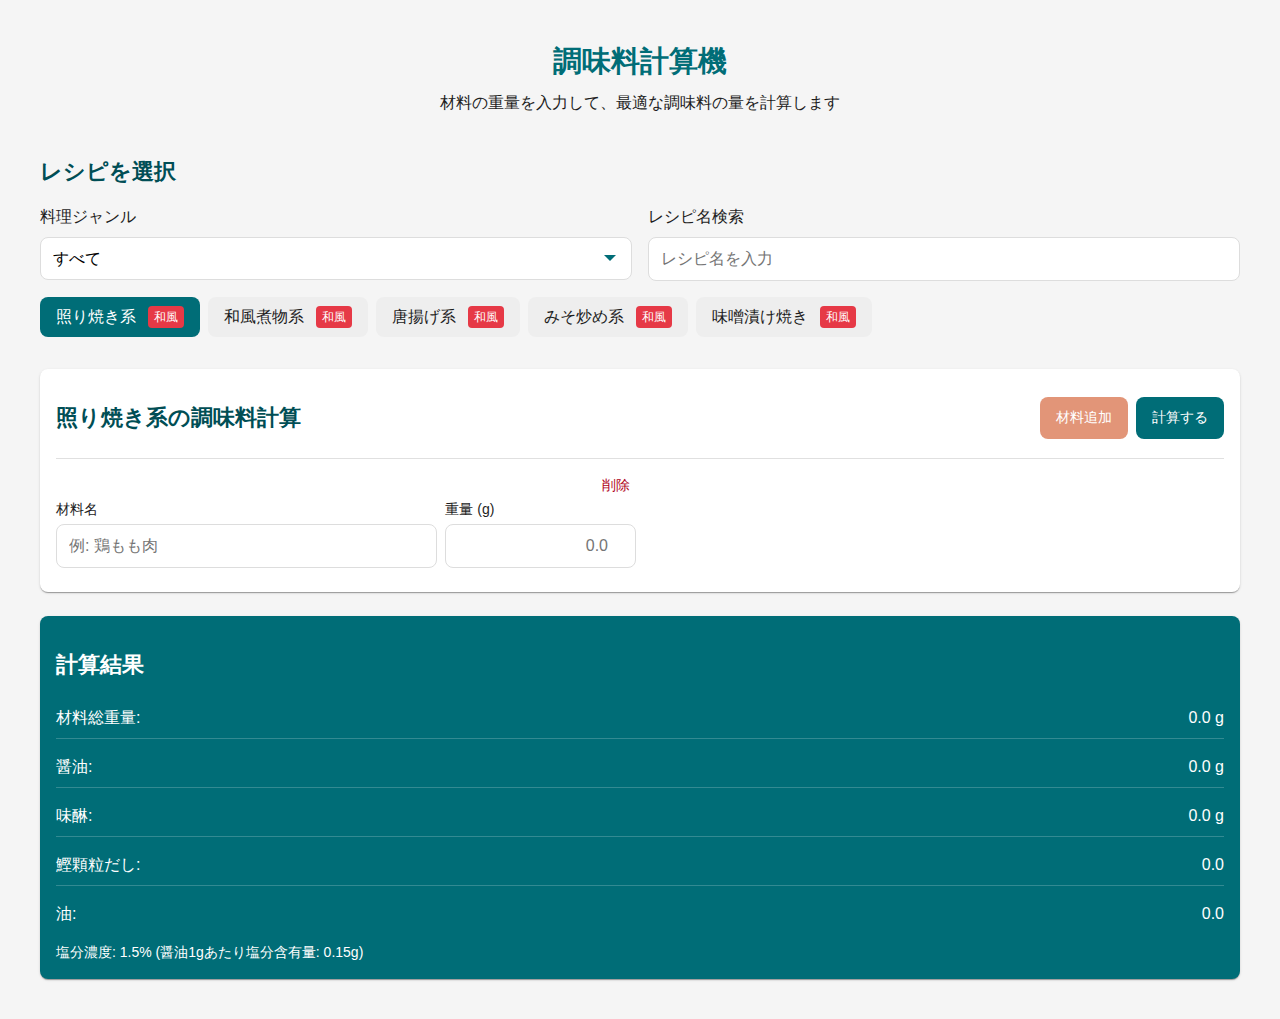
<file: index.html>
<!DOCTYPE html>
<html lang="ja">
  <head>
    <meta charset="UTF-8" />
    <meta name="viewport" content="width=device-width, initial-scale=1.0" />
    <link rel='shortcut icon' type='image/x-icon' href='favicon.ico' />
    <title>調味料計算機 - Condiment Calculator</title>
    <link rel="stylesheet" href="styles.css" />
  </head>
  <body>
    <div class="container">
      <header>
        <h1>調味料計算機</h1>
        <p>材料の重量を入力して、最適な調味料の量を計算します</p>
      </header>

      <div class="recipe-selector">
        <h2>レシピを選択</h2>
        <div class="recipe-filters">
          <div class="filter-group">
            <label for="cuisine-filter">料理ジャンル</label>
            <div class="md-select">
              <select id="cuisine-filter" class="form-control">
                <option value="all">すべて</option>
                <option value="japanese">和風</option>
                <option value="western">洋風</option>
                <option value="chinese">中華風</option>
                <option value="korean">韓国風</option>
                <option value="other">その他</option>
              </select>
            </div>
          </div>
          <div class="filter-group">
            <label for="recipe-search">レシピ名検索</label>
            <input
              type="text"
              id="recipe-search"
              placeholder="レシピ名を入力"
            />
          </div>
        </div>
        <!-- Recipe tabs will be generated dynamically -->
        <div id="recipe-tabs-container" class="recipe-tabs"></div>
      </div>

      <!-- Main card will be generated dynamically -->
      <div id="main-card-container"></div>

      <!-- Result card will be generated dynamically -->
      <div id="result-card-container"></div>
    </div>

    <script src="script.js"></script>
  </body>
</html>
</file>
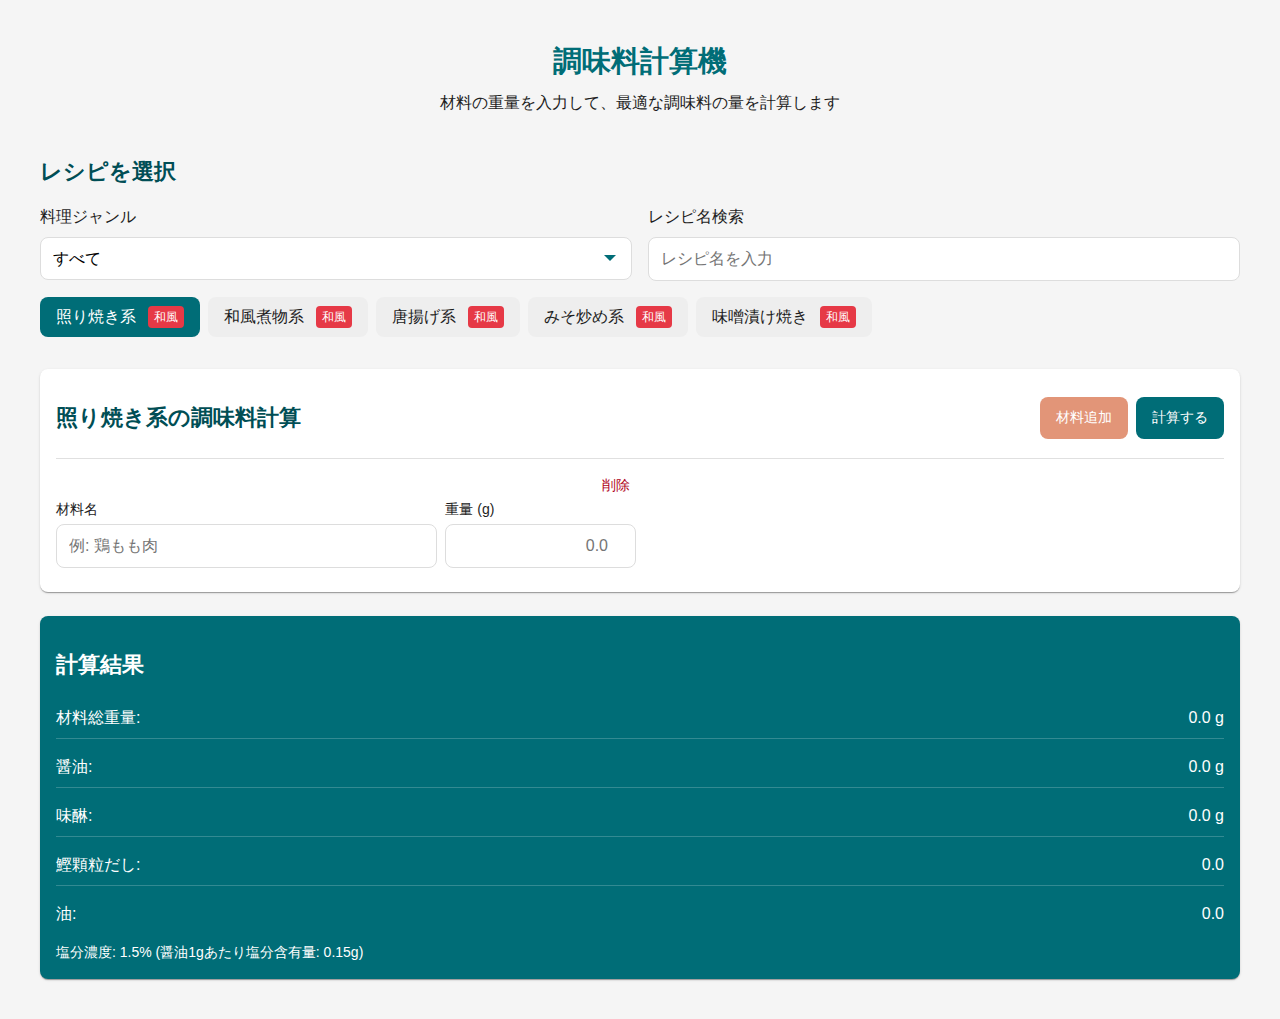
<file: condiment-calculator.html>
<!DOCTYPE html>
<html lang="ja">
<head>
    <meta charset="UTF-8">
    <meta name="viewport" content="width=device-width, initial-scale=1.0">
    <title>調味料計算機 - Condiment Calculator</title>
    <link rel="stylesheet" href="styles.css">
</head>
<body>
    <div class="container">
        <header>
            <h1>調味料計算機</h1>
            <p>材料の重量を入力して、最適な調味料の量を計算します</p>
        </header>
        
        <div class="recipe-selector">
            <h2>レシピを選択</h2>
            <div class="recipe-filters">
                <div class="filter-group">
                    <label for="cuisine-filter">料理ジャンル</label>
                    <div class="md-select">
                        <select id="cuisine-filter" class="form-control">
                            <option value="all">すべて</option>
                            <option value="japanese">和風</option>
                            <option value="western">洋風</option>
                            <option value="chinese">中華風</option>
                            <option value="korean">韓国風</option>
                            <option value="other">その他</option>
                        </select>
                    </div>
                </div>
                <div class="filter-group">
                    <label for="recipe-search">レシピ名検索</label>
                    <input type="text" id="recipe-search" placeholder="レシピ名を入力">
                </div>
            </div>
            <!-- Recipe tabs will be generated dynamically -->
            <div id="recipe-tabs-container" class="recipe-tabs"></div>
        </div>

        <!-- Main card will be generated dynamically -->
        <div id="main-card-container"></div>

        <!-- Result card will be generated dynamically -->
        <div id="result-card-container"></div>
    </div>

    <script src="script.js"></script>
</body>
</html>
</file>
<file: styles.css>
:root {
    --md-primary: #006D77;
    --md-primary-dark: #004e55;
    --md-secondary: #E29578;
    --md-background: #f5f5f5;
    --md-surface: #ffffff;
    --md-on-surface: #1d1d1d;
    --md-on-primary: #ffffff;
    --md-error: #B00020;
    --md-elevation-1: 0 2px 1px -1px rgba(0,0,0,0.2), 0 1px 1px 0 rgba(0,0,0,0.14), 0 1px 3px 0 rgba(0,0,0,0.12);
    --md-elevation-2: 0 3px 1px -2px rgba(0,0,0,0.2), 0 2px 2px 0 rgba(0,0,0,0.14), 0 1px 5px 0 rgba(0,0,0,0.12);
    --md-radius: 8px;
    --md-transition: 0.3s cubic-bezier(0.4, 0, 0.2, 1);
}

* {
    box-sizing: border-box;
    margin: 0;
    padding: 0;
    font-family: 'Roboto', 'Noto Sans JP', sans-serif;
}

body {
    background-color: var(--md-background);
    color: var(--md-on-surface);
    line-height: 1.5;
    padding: 16px;
}

.container {
    max-width: 1200px;
    margin: 0 auto;
}

header {
    padding: 24px 0;
    text-align: center;
}

h1 {
    color: var(--md-primary);
    font-size: 1.8rem;
    margin-bottom: 8px;
}

h2 {
    color: var(--md-primary-dark);
    font-size: 1.4rem;
    margin: 16px 0;
}

.card {
    background-color: var(--md-surface);
    border-radius: var(--md-radius);
    box-shadow: var(--md-elevation-1);
    padding: 16px;
    margin-bottom: 24px;
    transition: box-shadow var(--md-transition);
}

.card:hover {
    box-shadow: var(--md-elevation-2);
}

.card-title {
    display: flex;
    justify-content: space-between;
    align-items: center;
    margin-bottom: 16px;
    padding-bottom: 8px;
    border-bottom: 1px solid rgba(0,0,0,0.12);
}

.actions {
    display: flex;
    gap: 8px;
}

.ingredient-list, .result-list {
    display: grid;
    gap: 8px;
}

@media (min-width: 768px) {
    .ingredient-list {
        grid-template-columns: repeat(2, 1fr);
    }
}

.input-group {
    margin-bottom: 8px;
}


.input-group label {
    font-size: 14px;
    margin-bottom: 4px;
}

label {
    display: block;
    margin-bottom: 8px;
    font-weight: 500;
}

input[type="text"],
input[type="number"],
select {
    width: 100%;
    padding: 12px;
    border: 1px solid #ddd;
    border-radius: var(--md-radius);
    font-size: 16px;
    transition: border-color var(--md-transition);
    background-color: var(--md-surface);
}

input[type="text"]:focus,
input[type="number"]:focus,
select:focus {
    outline: none;
    border-color: var(--md-primary);
}

/* Material Design 3 Select */
.md-select {
    position: relative;
    width: 100%;
}

.md-select select {
    appearance: none;
    -webkit-appearance: none;
    padding-right: 40px;
}

.md-select::after {
    content: "";
    position: absolute;
    top: 50%;
    right: 16px;
    transform: translateY(-50%);
    width: 0;
    height: 0;
    border-left: 6px solid transparent;
    border-right: 6px solid transparent;
    border-top: 6px solid var(--md-primary);
    pointer-events: none;
}

button {
    background-color: var(--md-primary);
    color: var(--md-on-primary);
    border: none;
    border-radius: var(--md-radius);
    padding: 12px 16px;
    font-size: 14px;
    font-weight: 500;
    cursor: pointer;
    transition: background-color var(--md-transition);
}

button:hover {
    background-color: var(--md-primary-dark);
}

button.secondary {
    background-color: var(--md-secondary);
}

button.icon {
    display: flex;
    align-items: center;
    gap: 8px;
}

.result-card {
    background-color: var(--md-primary);
}

.result-card h2 {
    color: white;
    margin-bottom: 16px;
}

.result-item {
    display: flex;
    justify-content: space-between;
    padding: 8px 0;
    border-bottom: 1px solid rgba(255,255,255,0.2);
}

.result-item:last-child {
    border-bottom: none;
}

.result-item span {
    color: white;
    font-weight: 500;
}

.info-text {
    font-size: 14px;
    color: white;
    margin-top: 8px;
}

.recipe-selector {
    margin-bottom: 24px;
}

.recipe-filters {
    display: flex;
    flex-wrap: wrap;
    gap: 16px;
    margin-bottom: 16px;
}

.filter-group {
    flex: 1;
    min-width: 200px;
}

.recipe-tabs {
    display: flex;
    overflow-x: auto;
    gap: 8px;
    padding-bottom: 8px;
}

.recipe-tab {
    padding: 8px 16px;
    background-color: #eee;
    border-radius: var(--md-radius);
    cursor: pointer;
    white-space: nowrap;
    display: flex;
    align-items: center;
    gap: 8px;
}

.recipe-tab.active {
    background-color: var(--md-primary);
    color: var(--md-on-primary);
}

.cuisine-tag {
    font-size: 12px;
    padding: 2px 6px;
    border-radius: 4px;
    margin-left: 4px;
}

.cuisine-tag.japanese {
    background-color: #E63946;
    color: white;
}

.cuisine-tag.western {
    background-color: #457B9D;
    color: white;
}

.cuisine-tag.chinese {
    background-color: #F77F00;
    color: white;
}

.cuisine-tag.korean {
    background-color: #7209B7;
    color: white;
}

.cuisine-tag.other {
    background-color: #606C38;
    color: white;
}

.condiment-info {
    background-color: rgba(0,109,119,0.1);
    border-radius: var(--md-radius);
    padding: 16px;
    margin-bottom: 24px;
}

.condiment-info h3 {
    margin-bottom: 8px;
    color: var(--md-primary-dark);
}

.condiment-info ul {
    list-style-type: none;
}

.condiment-info li {
    padding: 4px 0;
}

/* 材料入力フィールドのスタイル */
.ingredient-controls {
    display: flex;
    justify-content: flex-end;
    margin-bottom: 2px;
}

/* 削除ボタン共通スタイル */
.delete-ingredient {
    background: none;
    color: var(--md-error);
    padding: 2px 6px;
    font-size: 14px;
    border: none;
    cursor: pointer;
}

.ingredient-fields {
    display: grid;
    grid-template-columns: 2fr 1fr;
    gap: 8px;
}

/* 共通ラベルスタイル */
.ingredient-fields label,
.input-group label {
    font-size: 14px;
    margin-bottom: 4px;
    display: block;
}

.weight-input {
    text-align: right;
}

/* ボタングループと見出しの間隔調整 */
@media (max-width: 768px) {
    .card-title {
        flex-direction: column;
        align-items: flex-start;
    }
    
    .card-title h2 {
        margin-bottom: 12px;
    }
    
    .actions {
        align-self: flex-end;
    }
}
</file>
